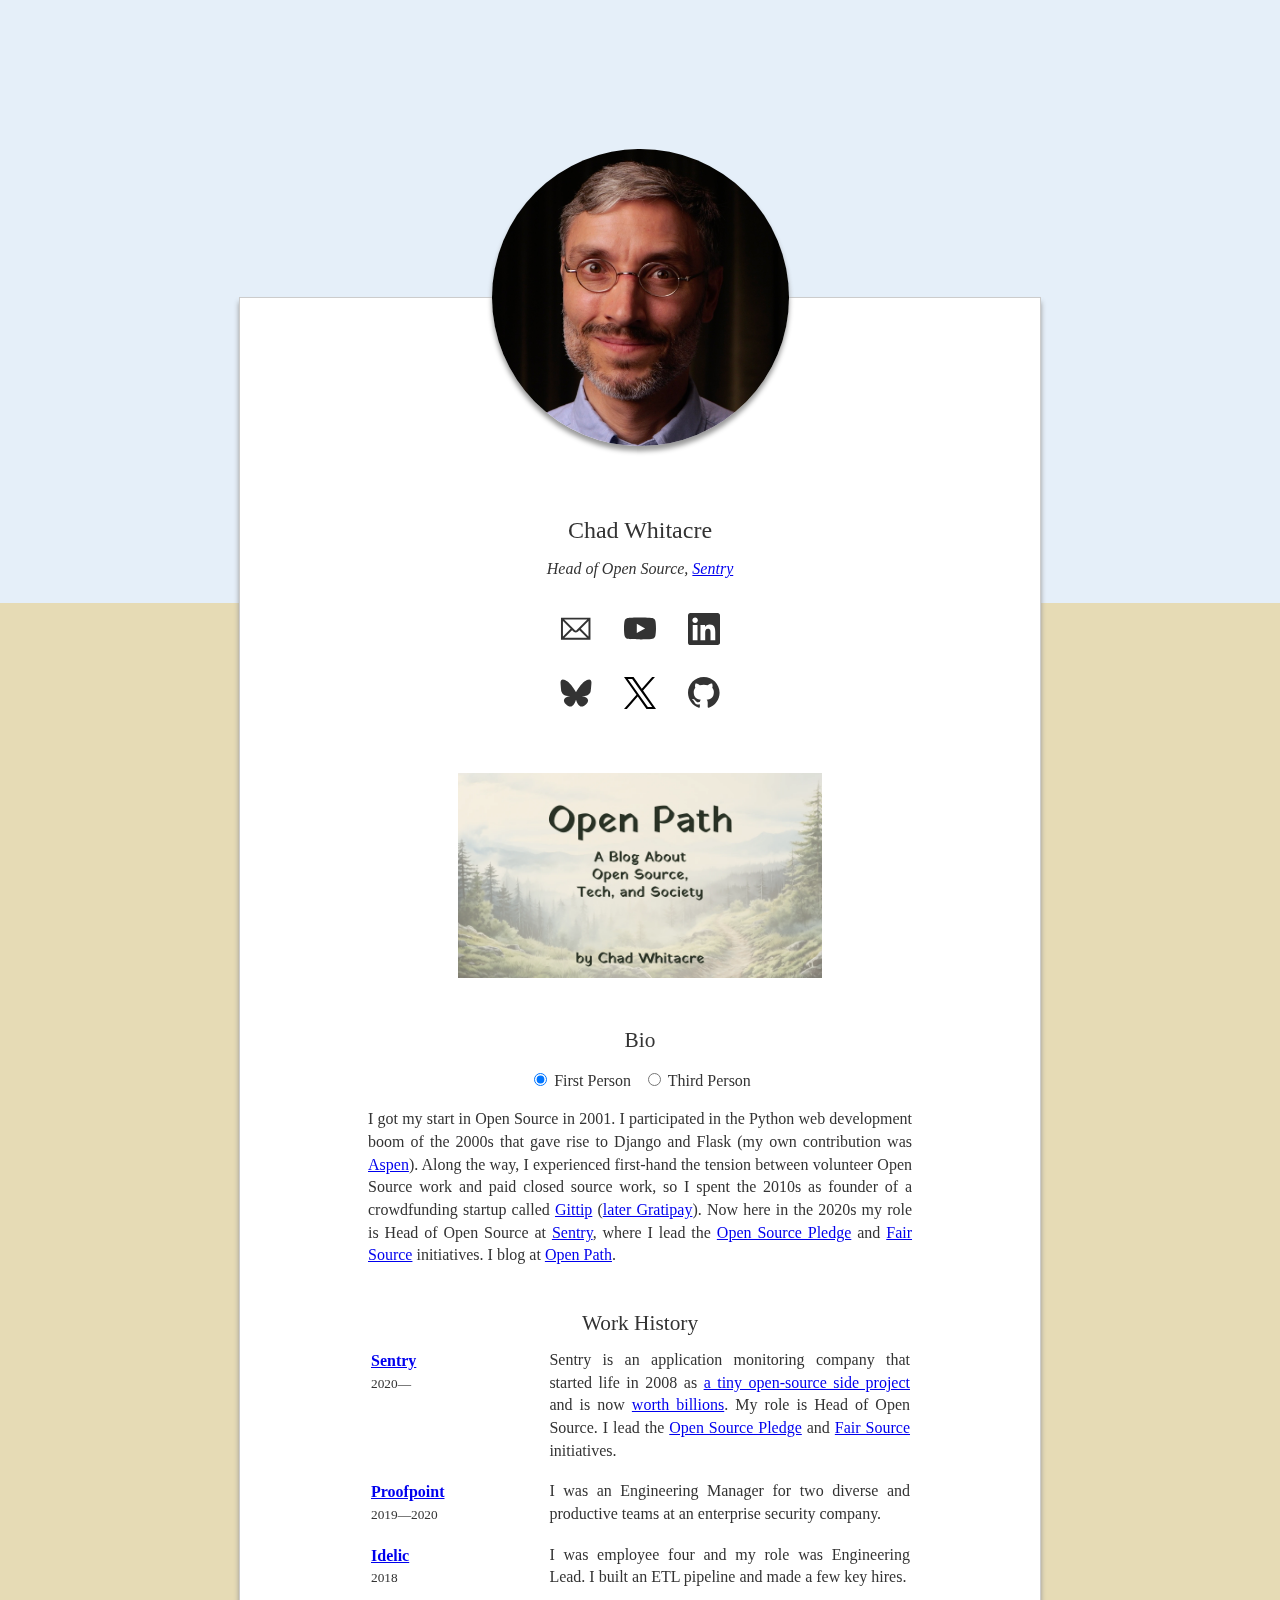
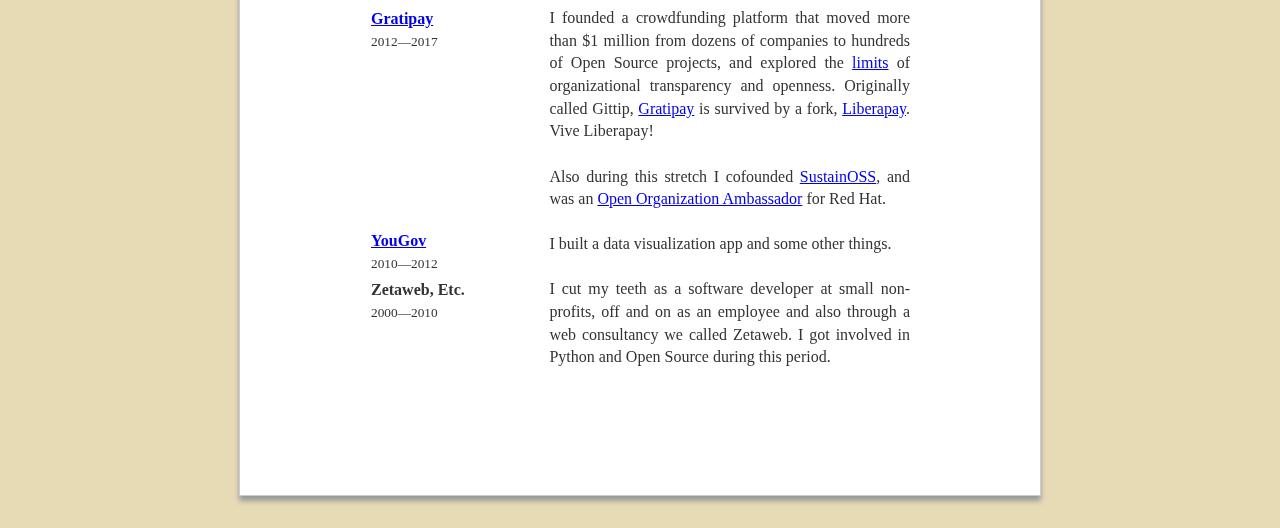
<file: index.html>
<!doctype html>
<html>
  <head>
    <meta charset="UTF-8" />
    <meta name="viewport" content="width=device-width, initial-scale=1.0" />
    <style>
      @import url("/main.css?25");
    </style>
    <title>Chad Whitacre</title>
    <script
      defer
      data-domain="chadwhitacre.com"
      src="https://plausible.io/js/script.js"
    ></script>
  </head>
  <body>
    <div id="blue"></div>
    <a href="/headshot.jpg" class="headshot"
      ><img src="/headshot.1024.jpg"
    /></a>
    <div id="post">
      <div id="post-padding">
        <h1>Chad Whitacre</h1>

        <p>
          <i
            >Head of Open Source,
            <a href="https://sentry.io/welcome/">Sentry</a></i
          >
        </p>

        <ul class="contact">
          <li>
            <a href="mailto:chadwhitacre@sentry.io">
              <img alt="chadwhitacre@sentry.io" src="img/email.svg"
            /></a>
          </li>
          <li>
            <a href="https://www.youtube.com/@ChadWhitacre">
              <img alt="YouTube" src="img/youtube.svg"
            /></a>
          </li>
          <li>
            <a href="https://www.linkedin.com/in/chadwhitacre/">
              <img alt="LinkedIn" src="img/linkedin.svg"
            /></a>
          </li>
          <li>
            <a href="https://bsky.app/profile/chadwhitacre.com"
              ><img alt="Bluesky" src="img/bluesky.svg"
            /></a>
          </li>
          <li>
            <a href="https://x.com/chadwhitacre_">
              <img alt="𝕏" src="img/x.svg"
            /></a>
          </li>
          <li>
            <a href="https://github.com/chadwhitacre">
              <img alt="GitHub" src="img/github.svg"
            /></a>
          </li>
        </ul>
        <div style="clear: both;"></div>

        <a href="https://openpath.quest/" class="blog"
          ><img
            src="/img/openpath.webp"
            alt="Open Path, a blog about Open Source, tech, and society, by Chad Whitacre"
        /></a>

        <h2>Bio</h2>

        <form style="text-align: center; margin: 1em 0; clear: both;">
          <label
            ><input type="radio" name="person" value="first" checked /> First
            Person</label
          >
          &nbsp;
          <label
            ><input type="radio" name="person" value="third" /> Third
            Person</label
          >
        </form>

        <script defer>
          const form = document.forms[0];
          form.elements["person"].value = "first";
          function $(s) {
            return document.querySelectorAll(s);
          }
          $("input[type=radio]").forEach((obj) => {
            obj.onchange = function (e) {
              if (!e.currentTarget.checked) {
                return;
              }
              var which = e.target.value;
              var other = which === "first" ? "third" : "first";
              $(`.bio .${which}`).forEach((el) => {
                el.style.display = "inline";
              });
              $(`.bio .${other}`).forEach((el) => {
                el.style.display = "none";
              });
            };
          });
        </script>

        <p class="bio" style="text-align: justify">
          <span class="first">I</span
          ><span class="third">Chad Whitacre</span> got
          <span class="first">my</span><span class="third">his</span> start in
          Open Source in 2001. <span class="first">I</span
          ><span class="third">He</span> participated in the Python web
          development boom of the 2000s that gave rise to Django and Flask
          (<span class="first">my</span><span class="third">his</span> own
          contribution was <a href="https://aspen.io/">Aspen</a>). Along the
          way, <span class="first">I</span
          ><span class="third">he</span> experienced first-hand the tension
          between volunteer Open Source work and paid closed source work, so
          <span class="first">I</span><span class="third">he</span> spent the
          2010s as founder of a crowdfunding startup called
          <a href="https://blog.gittip.com/">Gittip</a> (<a
            href="https://gratipay.com/"
            >later Gratipay</a
          >). Now here in the 2020s <span class="first">my</span
          ><span class="third">his</span> role is Head of Open Source at
          <a href="https://sentry.io/welcome/">Sentry</a>, where
          <span class="first">I lead</span
          ><span class="third">he leads</span> the
          <a href="https://osspledge.com/">Open Source Pledge</a> and
          <a href="https://fair.io/">Fair Source</a> initiatives.
          <span class="first">I blog</span
          ><span class="third">He blogs</span> at
          <a href="https://openpath.quest/">Open Path</a>.
        </p>

        <h2>Work History</h2>

        <table class="accomplishments">
          <tr>
            <th>
              <a href="https://sentry.io/welcome/">Sentry</a>
              <span>2020&mdash;</span>
            </th>

            <td>
              Sentry is an application monitoring company that started life in
              2008 as
              <a
                href="https://github.com/getsentry/sentry/commit/3c2e87573d3bd16f61cf08fece0638cc47a4fc22"
                >a tiny open-source side project</a
              >
              and is now
              <a
                href="https://www.crunchbase.com/funding_round/sentry-series-e--99c0264a"
                >worth billions</a
              >. My role is Head of Open Source. I lead the
              <a href="https://osspledge.com/">Open Source Pledge</a> and
              <a href="https://fair.io/">Fair Source</a> initiatives.
            </td>
          </tr>

          <tr>
            <th>
              <a href="https://www.proofpoint.com/">Proofpoint</a>
              <span>2019&mdash;2020</span>
            </th>

            <td>
              I was an Engineering Manager for two diverse and productive teams
              at an enterprise security company.
            </td>
          </tr>

          <tr>
            <th>
              <a href="https://idelic.com/">Idelic</a>
              <span>2018</span>
            </th>

            <td>
              I was employee four and my role was Engineering Lead. I built an
              ETL pipeline and made a few key hires.
            </td>
          </tr>

          <tr>
            <th>
              <a href="https://gratipay.com/">Gratipay</a>
              <span>2012&mdash;2017</span>
            </th>

            <td>
              I founded a crowdfunding platform that moved more than $1 million
              from dozens of companies to hundreds of Open Source projects, and
              explored the
              <a
                href="https://gratipay.news/sharing-our-take-what-you-want-story-911dad62ac32"
                >limits</a
              >
              of organizational transparency and openness. Originally called
              Gittip, <a href="https://gratipay.com/">Gratipay</a> is survived
              by a fork, <a href="https://liberapay.com/">Liberapay</a>. Vive
              Liberapay!<br /><br />Also during this stretch I cofounded
              <a href="https://sustainoss.org/">SustainOSS</a>, and was an
              <a
                href="https://opensource.com/open-organization/resources/meet-ambassadors"
                >Open Organization Ambassador</a
              >
              for Red Hat.
            </td>
          </tr>

          <tr>
            <th>
              <a href="https://today.yougov.com/about">YouGov</a>
              <span>2010&mdash;2012</span>
            </th>

            <td>I built a data visualization app and some other things.</td>
          </tr>

          <tr>
            <th>
              Zetaweb, Etc.
              <span>2000&mdash;2010</span>
            </th>

            <td>
              I cut my teeth as a software developer at small non-profits, off
              and on as an employee and also through a web consultancy we called
              Zetaweb. I got involved in Python and Open Source during this
              period.
            </td>
          </tr>
        </table>
      </div>
    </div>
  </body>
</html>
</file>
